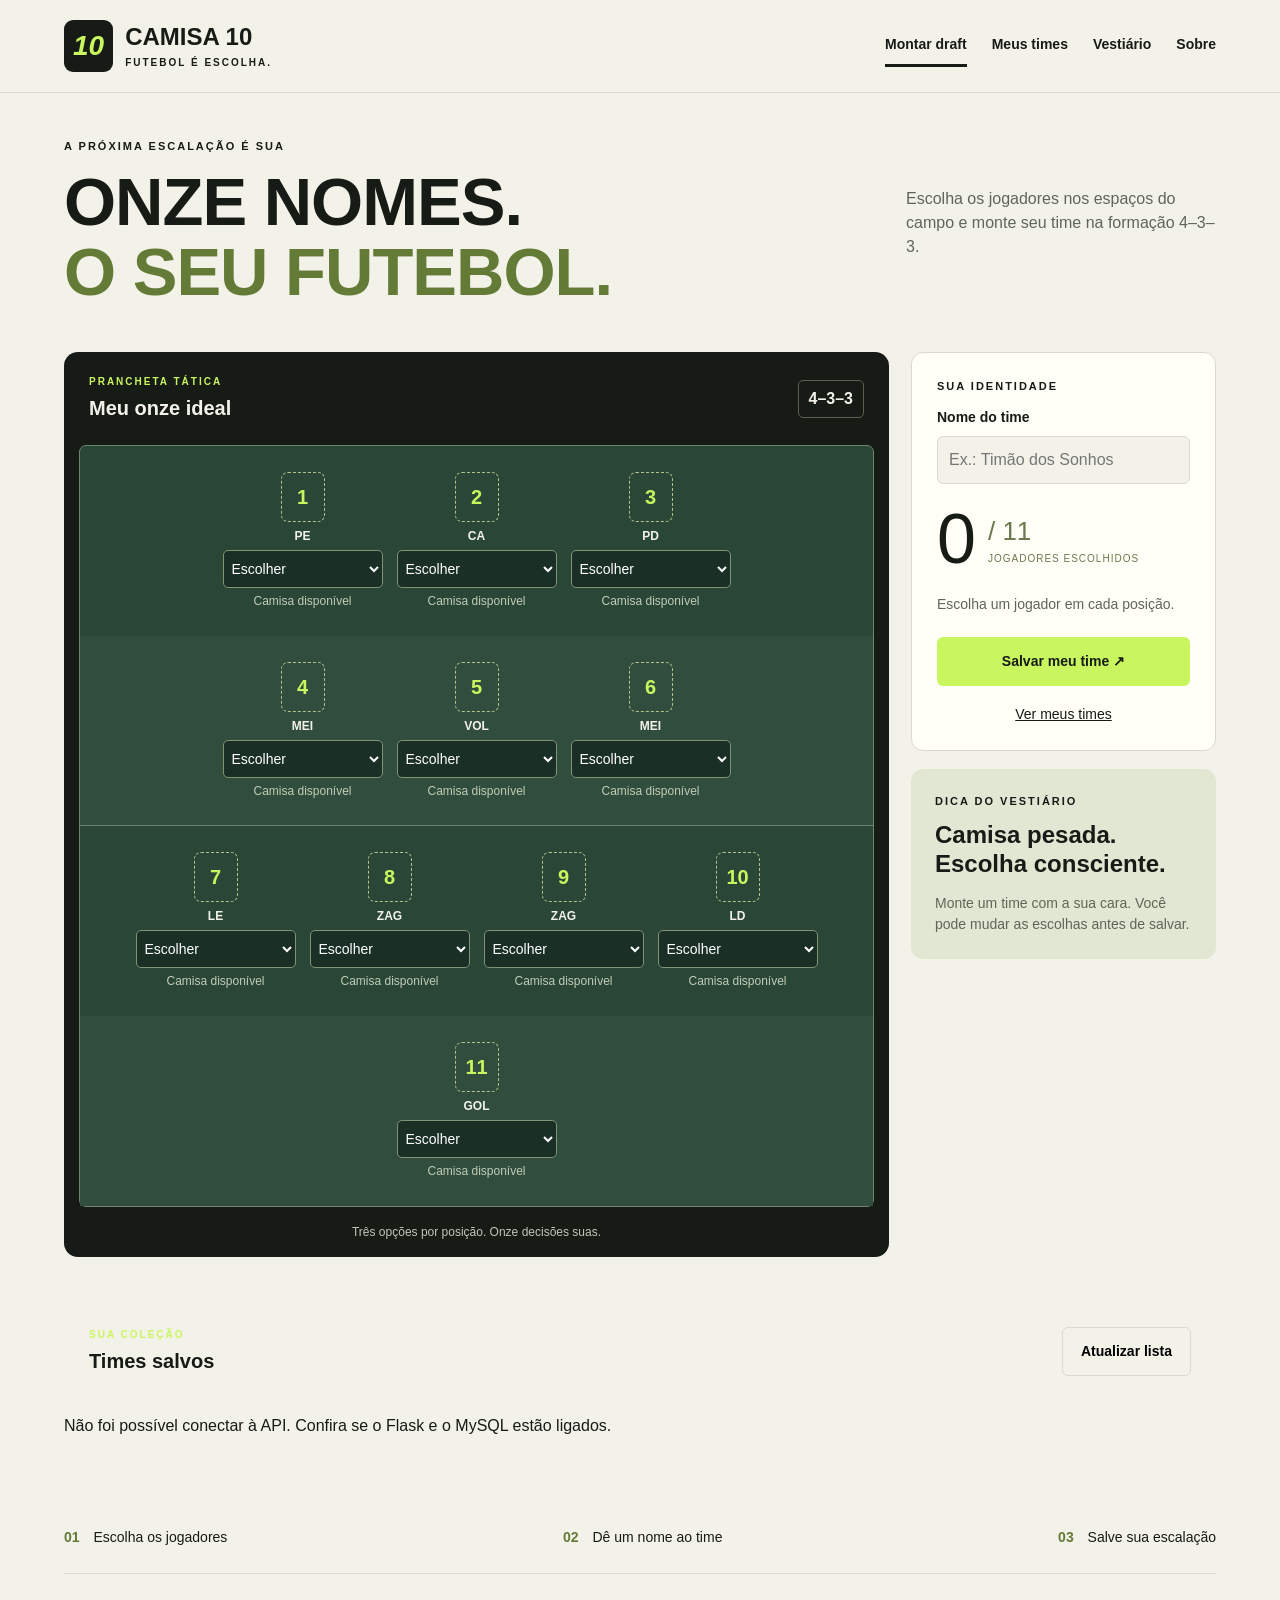
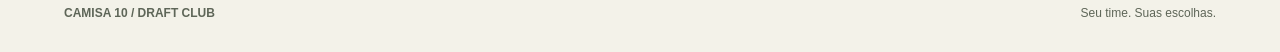
<file: index.html>
<!DOCTYPE html>
<html lang="pt-BR">
<head>
  <meta charset="UTF-8">
  <meta name="viewport" content="width=device-width, initial-scale=1.0">
  <title>Monte seu onze · Camisa 10</title>
  <link rel="stylesheet" href="css/style.css">
  <link rel="icon" href="img/icone.svg">
  <script src="js/script.js" defer></script>
</head>
<body>
<header class="cabecalho">
  <a class="marca" href="index.html"><span class="marca-numero">10</span><span>CAMISA 10<small>FUTEBOL É ESCOLHA.</small></span></a>
  <nav aria-label="Menu principal">
    <a class="atual" aria-current="page" href="index.html">Montar draft</a>
    <a href="index.html#times-api">Meus times</a>
    <a href="pages/vestiario.html">Vestiário</a>
    <a href="pages/sobre.html">Sobre</a>
  </nav>
</header>
<main>
<section class="abertura">
  <div><p class="etiqueta">A PRÓXIMA ESCALAÇÃO É SUA</p><h1>Onze nomes.<br><em>O seu futebol.</em></h1></div>
  <p class="descricao">Escolha os jogadores nos espaços do campo e monte seu time na formação 4–3–3.</p>
</section>
<form id="form-time" class="montagem">
  <section class="prancheta" aria-label="Campo e jogadores">
    <div class="topo-campo"><div><p class="etiqueta">PRANCHETA TÁTICA</p><h2 id="nome-no-campo">Meu onze ideal</h2></div><span class="esquema">4–3–3</span></div>
    <div class="campo">
      <div class="linha linha-0">
        <div class="posicao">
          <span class="numero">1</span>
          <label for="ponta_esquerda">PE</label>
          <select class="jogador" id="ponta_esquerda" name="ponta_esquerda" aria-label="Ponta esquerda" required>
            <option value="">Escolher</option>
            <option value="Vini Jr.">Vini Jr.</option>
            <option value="Neymar">Neymar</option>
            <option value="Rafael Leão">Rafael Leão</option>
          </select>
          <span class="nome-jogador">Camisa disponível</span>
        </div>
        <div class="posicao">
          <span class="numero">2</span>
          <label for="centroavante">CA</label>
          <select class="jogador" id="centroavante" name="centroavante" aria-label="Centroavante" required>
            <option value="">Escolher</option>
            <option value="Haaland">Haaland</option>
            <option value="Harry Kane">Harry Kane</option>
            <option value="Lautaro Martínez">Lautaro Martínez</option>
          </select>
          <span class="nome-jogador">Camisa disponível</span>
        </div>
        <div class="posicao">
          <span class="numero">3</span>
          <label for="ponta_direita">PD</label>
          <select class="jogador" id="ponta_direita" name="ponta_direita" aria-label="Ponta direita" required>
            <option value="">Escolher</option>
            <option value="Salah">Salah</option>
            <option value="Saka">Saka</option>
            <option value="Raphinha">Raphinha</option>
          </select>
          <span class="nome-jogador">Camisa disponível</span>
        </div>
      </div>
      <div class="linha linha-1">
        <div class="posicao">
          <span class="numero">4</span>
          <label for="meia_esquerda">MEI</label>
          <select class="jogador" id="meia_esquerda" name="meia_esquerda" aria-label="Meia pela esquerda" required>
            <option value="">Escolher</option>
            <option value="Bellingham">Bellingham</option>
            <option value="Pedri">Pedri</option>
            <option value="Musiala">Musiala</option>
          </select>
          <span class="nome-jogador">Camisa disponível</span>
        </div>
        <div class="posicao">
          <span class="numero">5</span>
          <label for="volante">VOL</label>
          <select class="jogador" id="volante" name="volante" aria-label="Volante" required>
            <option value="">Escolher</option>
            <option value="Rodri">Rodri</option>
            <option value="Casemiro">Casemiro</option>
            <option value="Declan Rice">Declan Rice</option>
          </select>
          <span class="nome-jogador">Camisa disponível</span>
        </div>
        <div class="posicao">
          <span class="numero">6</span>
          <label for="meia_direita">MEI</label>
          <select class="jogador" id="meia_direita" name="meia_direita" aria-label="Meia pela direita" required>
            <option value="">Escolher</option>
            <option value="De Bruyne">De Bruyne</option>
            <option value="Bruno Fernandes">Bruno Fernandes</option>
            <option value="Valverde">Valverde</option>
          </select>
          <span class="nome-jogador">Camisa disponível</span>
        </div>
      </div>
      <div class="linha linha-2">
        <div class="posicao">
          <span class="numero">7</span>
          <label for="lateral_esquerdo">LE</label>
          <select class="jogador" id="lateral_esquerdo" name="lateral_esquerdo" aria-label="Lateral esquerdo" required>
            <option value="">Escolher</option>
            <option value="Theo Hernández">Theo Hernández</option>
            <option value="Alphonso Davies">Alphonso Davies</option>
            <option value="Robertson">Robertson</option>
          </select>
          <span class="nome-jogador">Camisa disponível</span>
        </div>
        <div class="posicao">
          <span class="numero">8</span>
          <label for="zagueiro_esquerdo">ZAG</label>
          <select class="jogador" id="zagueiro_esquerdo" name="zagueiro_esquerdo" aria-label="Zagueiro pela esquerda" required>
            <option value="">Escolher</option>
            <option value="Van Dijk">Van Dijk</option>
            <option value="Gabriel Magalhães">Gabriel Magalhães</option>
            <option value="Bastoni">Bastoni</option>
          </select>
          <span class="nome-jogador">Camisa disponível</span>
        </div>
        <div class="posicao">
          <span class="numero">9</span>
          <label for="zagueiro_direito">ZAG</label>
          <select class="jogador" id="zagueiro_direito" name="zagueiro_direito" aria-label="Zagueiro pela direita" required>
            <option value="">Escolher</option>
            <option value="Marquinhos">Marquinhos</option>
            <option value="Rúben Dias">Rúben Dias</option>
            <option value="Saliba">Saliba</option>
          </select>
          <span class="nome-jogador">Camisa disponível</span>
        </div>
        <div class="posicao">
          <span class="numero">10</span>
          <label for="lateral_direito">LD</label>
          <select class="jogador" id="lateral_direito" name="lateral_direito" aria-label="Lateral direito" required>
            <option value="">Escolher</option>
            <option value="Hakimi">Hakimi</option>
            <option value="Carvajal">Carvajal</option>
            <option value="Alexander-Arnold">Alexander-Arnold</option>
          </select>
          <span class="nome-jogador">Camisa disponível</span>
        </div>
      </div>
      <div class="linha linha-3">
        <div class="posicao">
          <span class="numero">11</span>
          <label for="goleiro">GOL</label>
          <select class="jogador" id="goleiro" name="goleiro" aria-label="Goleiro" required>
            <option value="">Escolher</option>
            <option value="Alisson">Alisson</option>
            <option value="Ederson">Ederson</option>
            <option value="Courtois">Courtois</option>
          </select>
          <span class="nome-jogador">Camisa disponível</span>
        </div>
      </div>
    </div>
    <p class="base-campo">Três opções por posição. Onze decisões suas.</p>
  </section>
  <aside class="painel">
    <section class="cartao">
      <p class="etiqueta">SUA IDENTIDADE</p>
      <label for="nome">Nome do time</label>
      <input type="text" id="nome" name="nome" maxlength="60" placeholder="Ex.: Timão dos Sonhos" value="" required>
      <div class="placar"><span id="quantidade">0</span><span>/ 11<small>JOGADORES ESCOLHIDOS</small></span></div>
      <p class="aviso" id="situacao">Escolha um jogador em cada posição.</p>
      <button type="submit" class="botao principal">Salvar meu time ↗</button>
      <a class="link-painel" href="index.html#times-api">Ver meus times</a>
    </section>
    <section class="dica"><p class="etiqueta">DICA DO VESTIÁRIO</p><h2>Camisa pesada.<br>Escolha consciente.</h2><p>Monte um time com a sua cara. Você pode mudar as escolhas antes de salvar.</p></section>
  </aside>
</form>
<section class="times-api">
  <div class="topo-campo"><div><p class="etiqueta">SUA COLEÇÃO</p><h2>Times salvos</h2></div><button type="button" class="botao secundario" id="atualizar-times">Atualizar lista</button></div>
  <p id="mensagem-api" role="status">Carregando times...</p>
  <div id="lista-times-api" class="lista-times"></div>
</section>
<section class="passos"><p><b>01</b> Escolha os jogadores</p><p><b>02</b> Dê um nome ao time</p><p><b>03</b> Salve sua escalação</p></section></main>
<footer><strong>CAMISA 10 / DRAFT CLUB</strong><span>Seu time. Suas escolhas.</span></footer>
</body>
</html>
</file>
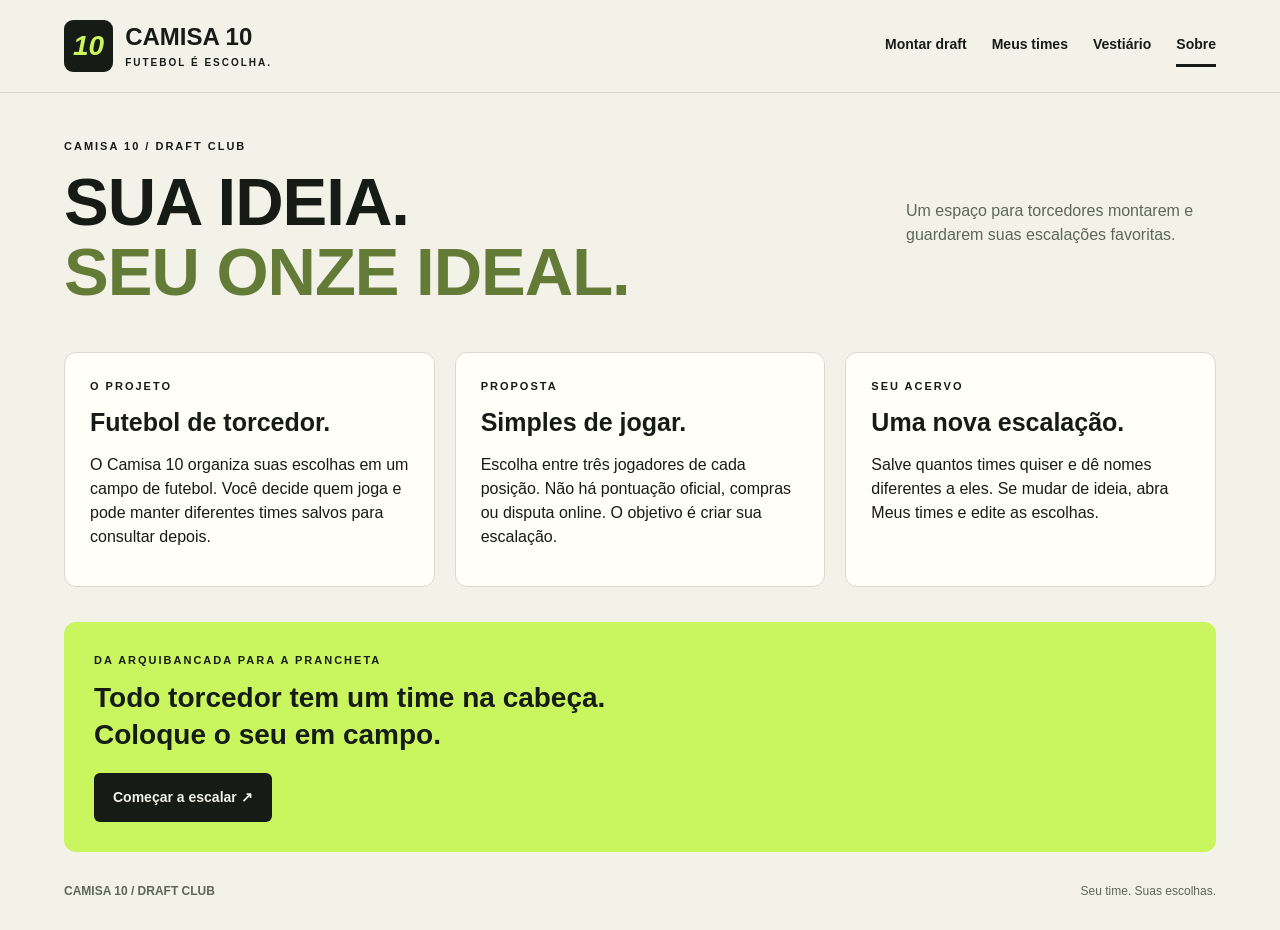
<file: pages/sobre.html>
<!DOCTYPE html>
<html lang="pt-BR">
<head>
  <meta charset="UTF-8">
  <meta name="viewport" content="width=device-width, initial-scale=1.0">
  <title>Sobre · Camisa 10</title>
  <link rel="stylesheet" href="../css/style.css">
  <link rel="icon" href="../img/icone.svg">
  <script src="../js/script.js" defer></script>
</head>
<body>
<header class="cabecalho">
  <a class="marca" href="../index.html"><span class="marca-numero">10</span><span>CAMISA 10<small>FUTEBOL É ESCOLHA.</small></span></a>
  <nav aria-label="Menu principal">
    <a href="../index.html">Montar draft</a>
    <a href="../index.html#times-api">Meus times</a>
    <a href="../pages/vestiario.html">Vestiário</a>
    <a class="atual" aria-current="page" href="../pages/sobre.html">Sobre</a>
  </nav>
</header>
<main>
<section class="abertura">
  <div><p class="etiqueta">CAMISA 10 / DRAFT CLUB</p><h1>Sua ideia.<br><em>Seu onze ideal.</em></h1></div>
  <p class="descricao">Um espaço para torcedores montarem e guardarem suas escalações favoritas.</p>
</section>
<section class="cartoes">
<article class="cartao"><p class="etiqueta">O PROJETO</p><h2>Futebol de torcedor.</h2><p>O Camisa 10 organiza suas escolhas em um campo de futebol. Você decide quem joga e pode manter diferentes times salvos para consultar depois.</p></article>
<article class="cartao"><p class="etiqueta">PROPOSTA</p><h2>Simples de jogar.</h2><p>Escolha entre três jogadores de cada posição. Não há pontuação oficial, compras ou disputa online. O objetivo é criar sua escalação.</p></article>
<article class="cartao"><p class="etiqueta">SEU ACERVO</p><h2>Uma nova escalação.</h2><p>Salve quantos times quiser e dê nomes diferentes a eles. Se mudar de ideia, abra Meus times e edite as escolhas.</p></article>
</section><section class="faixa"><p class="etiqueta">DA ARQUIBANCADA PARA A PRANCHETA</p><h2>Todo torcedor tem um time na cabeça.<br>Coloque o seu em campo.</h2><a class="botao escuro" href="../index.html">Começar a escalar ↗</a></section>
</main>
<footer><strong>CAMISA 10 / DRAFT CLUB</strong><span>Seu time. Suas escolhas.</span></footer>
</body>
</html>
</file>
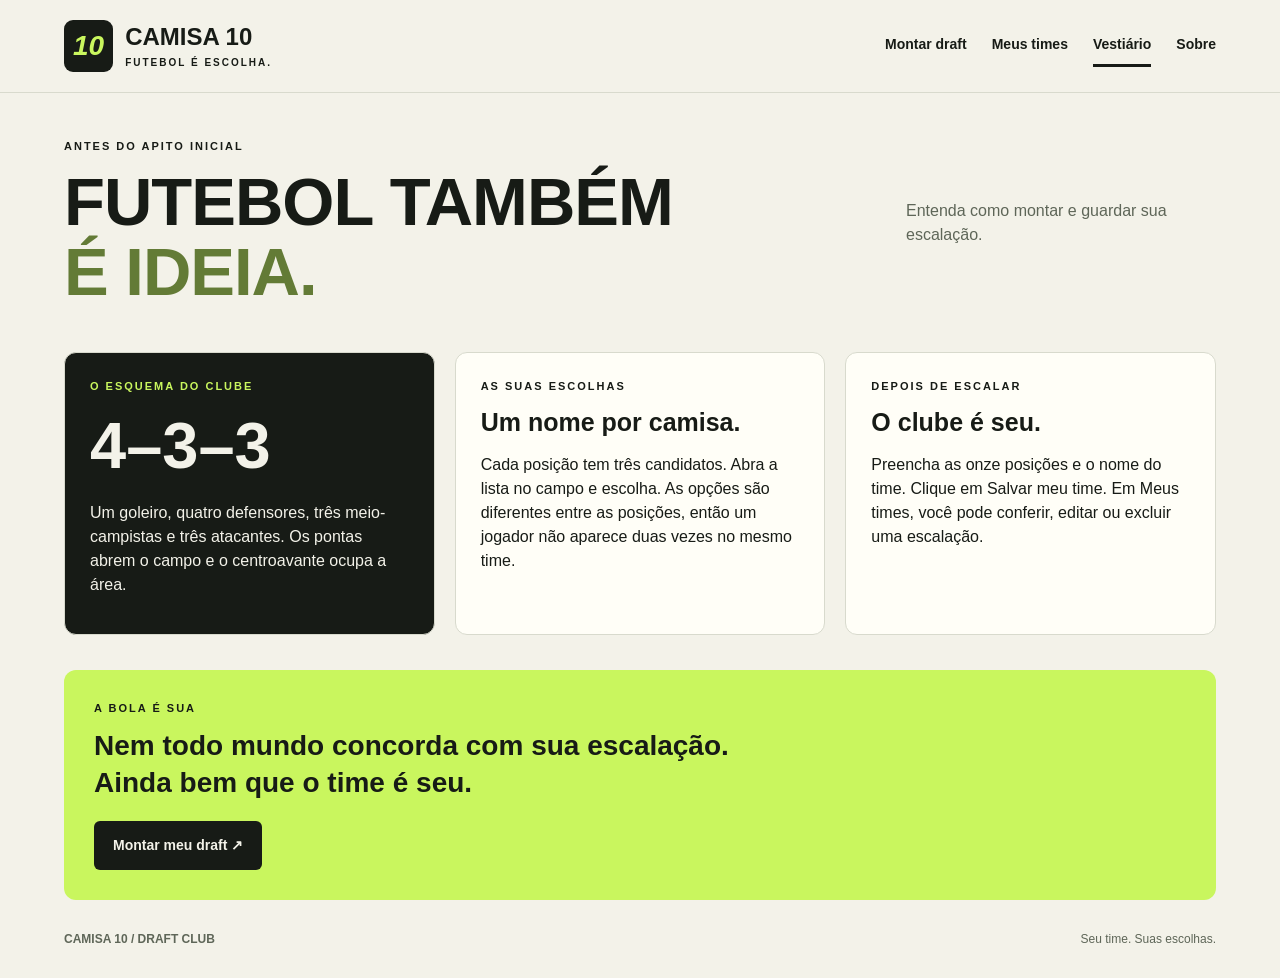
<file: pages/vestiario.html>
<!DOCTYPE html>
<html lang="pt-BR">
<head>
  <meta charset="UTF-8">
  <meta name="viewport" content="width=device-width, initial-scale=1.0">
  <title>Vestiário · Camisa 10</title>
  <link rel="stylesheet" href="../css/style.css">
  <link rel="icon" href="../img/icone.svg">
  <script src="../js/script.js" defer></script>
</head>
<body>
<header class="cabecalho">
  <a class="marca" href="../index.html"><span class="marca-numero">10</span><span>CAMISA 10<small>FUTEBOL É ESCOLHA.</small></span></a>
  <nav aria-label="Menu principal">
    <a href="../index.html">Montar draft</a>
    <a href="../index.html#times-api">Meus times</a>
    <a class="atual" aria-current="page" href="../pages/vestiario.html">Vestiário</a>
    <a href="../pages/sobre.html">Sobre</a>
  </nav>
</header>
<main>
<section class="abertura">
  <div><p class="etiqueta">ANTES DO APITO INICIAL</p><h1>Futebol também<br><em>é ideia.</em></h1></div>
  <p class="descricao">Entenda como montar e guardar sua escalação.</p>
</section>
<section class="cartoes">
<article class="cartao escuro"><p class="etiqueta">O ESQUEMA DO CLUBE</p><h2 class="grande">4–3–3</h2><p>Um goleiro, quatro defensores, três meio-campistas e três atacantes. Os pontas abrem o campo e o centroavante ocupa a área.</p></article>
<article class="cartao"><p class="etiqueta">AS SUAS ESCOLHAS</p><h2>Um nome por camisa.</h2><p>Cada posição tem três candidatos. Abra a lista no campo e escolha. As opções são diferentes entre as posições, então um jogador não aparece duas vezes no mesmo time.</p></article>
<article class="cartao"><p class="etiqueta">DEPOIS DE ESCALAR</p><h2>O clube é seu.</h2><p>Preencha as onze posições e o nome do time. Clique em Salvar meu time. Em Meus times, você pode conferir, editar ou excluir uma escalação.</p></article>
</section>
<section class="faixa"><p class="etiqueta">A BOLA É SUA</p><h2>Nem todo mundo concorda com sua escalação.<br>Ainda bem que o time é seu.</h2><a class="botao escuro" href="../index.html">Montar meu draft ↗</a></section>
</main>
<footer><strong>CAMISA 10 / DRAFT CLUB</strong><span>Seu time. Suas escolhas.</span></footer>
</body>
</html>
</file>
<file: css/style.css>
/* Identidade visual. Variáveis, Flexbox e media queries: seção 3 da apostila. */
:root {
  --papel: #f3f2e9;
  --tinta: #171b16;
  --verde: #c9f65e;
  --gramado: #294637;
  --borda: #d8dacd;
  --cinza: #5e6658;
}
* { box-sizing: border-box; }
body {
  margin: 0;
  font-family: Arial, Helvetica, sans-serif;
  font-size: 16px;
  line-height: 1.5;
  color: var(--tinta);
  background-color: var(--papel);
}
a { color: inherit; text-decoration: none; }
button, input, select { font: inherit; }
button { cursor: pointer; }
a:focus-visible, button:focus-visible, input:focus-visible, select:focus-visible {
  outline: 3px solid #819b46;
  outline-offset: 3px;
}
h1, h2, p { margin: 0; }
.cabecalho {
  padding: 20px 5%;
  border-bottom: 1px solid var(--borda);
  display: flex;
  flex-direction: column;
  gap: 20px;
}
.marca { display: flex; align-items: center; gap: 12px; font-size: 24px; font-weight: bold; line-height: 1; }
.marca-numero { background-color: var(--tinta); color: var(--verde); padding: 12px 9px; border-radius: 9px; font-size: 28px; font-style: italic; }
.marca small { display: block; font-size: 10px; letter-spacing: 2px; margin-top: 9px; }
nav { display: flex; justify-content: space-between; flex-wrap: wrap; gap: 12px; }
nav a { font-size: 14px; font-weight: bold; padding: 9px 0; border-bottom: 3px solid transparent; }
nav a:hover, nav .atual { border-bottom-color: var(--tinta); }
main { max-width: 1450px; margin: auto; padding: 0 5%; }
.abertura { display: flex; flex-direction: column; gap: 20px; padding: 35px 0; }
.etiqueta { font-size: 11px; letter-spacing: 2px; font-weight: bold; margin-bottom: 12px; }
h1 { font-family: Impact, 'Arial Narrow', Arial, sans-serif; text-transform: uppercase; font-size: 48px; line-height: 1.05; letter-spacing: -1px; }
h1 em { font-style: normal; color: #637b36; }
.descricao { color: var(--cinza); max-width: 310px; font-size: 16px; }
.montagem { display: flex; flex-direction: column; gap: 22px; }
.prancheta { background-color: var(--tinta); color: var(--papel); border-radius: 14px; overflow: hidden; min-width: 0; }
.topo-campo { display: flex; align-items: center; justify-content: space-between; gap: 15px; padding: 20px 15px; }
.topo-campo .etiqueta { color: var(--verde); font-size: 10px; margin-bottom: 4px; }
.topo-campo h2 { font-size: 20px; overflow-wrap: anywhere; }
.esquema { padding: 6px 10px; border: 1px solid #59604f; border-radius: 5px; font-weight: bold; white-space: nowrap; }
.campo { margin: 0 8px; background-color: var(--gramado); border: 1px solid #70836d; border-radius: 7px; }
.linha { display: flex; justify-content: center; align-items: flex-start; gap: 5px; padding: 23px 5px; }
.linha-1, .linha-3 { background-color: #304d3e; }
.linha-1 { border-bottom: 1px solid #70836d; }
.posicao { flex: 1; min-width: 0; max-width: 160px; text-align: center; }
.numero { display: block; width: 36px; margin: 0 auto 5px; padding: 7px 0; border: 1px dashed #b1c28b; border-radius: 7px; color: var(--verde); font-weight: bold; font-size: 20px; }
.posicao label { display: block; font-size: 12px; font-weight: bold; margin-bottom: 5px; }
.posicao select { width: 100%; min-width: 0; padding: 7px 2px; font-size: 11px; border: 1px solid #819374; background-color: #1a3026; color: white; border-radius: 5px; }
.nome-jogador { display: block; font-size: 10px; line-height: 1.3; margin-top: 6px; color: #c1cdb6; overflow-wrap: anywhere; }
.escalado { color: var(--verde); font-weight: bold; }
.base-campo { text-align: center; color: #c1c6b8; padding: 16px; font-size: 12px; }
.painel { display: flex; flex-direction: column; gap: 18px; }
.cartao { background-color: #fffef7; border: 1px solid var(--borda); padding: 25px; border-radius: 12px; }
.cartao h2 { font-size: 25px; line-height: 1.2; margin-bottom: 16px; }
.cartao p { margin-bottom: 12px; }
.cartao label { display: block; font-size: 14px; font-weight: bold; }
.cartao input { width: 100%; padding: 11px; margin-top: 8px; border: 1px solid var(--borda); border-radius: 6px; background-color: var(--papel); }
.placar { display: flex; align-items: center; gap: 12px; padding: 20px 0; }
.placar > span:first-child { font-family: Impact, Arial, sans-serif; font-size: 70px; line-height: 1; }
.placar > span:last-child { font-size: 26px; color: #6b784e; }
.placar small { display: block; font-size: 10px; letter-spacing: 1px; }
.aviso { color: var(--cinza); font-size: 14px; }
.botao { display: inline-block; text-align: center; font-size: 14px; font-weight: bold; border: 1px solid transparent; padding: 13px 18px; border-radius: 6px; }
.principal { background-color: var(--verde); color: var(--tinta); width: 100%; margin-top: 10px; }
.botao:hover { background-color: #b4d985; color: var(--tinta); }
.link-painel { display: block; text-align: center; text-decoration: underline; font-size: 14px; margin-top: 18px; }
.dica { padding: 24px; background-color: #e2e7d4; border-radius: 12px; }
.dica h2 { font-size: 24px; line-height: 1.2; margin-bottom: 14px; }
.dica > p:last-child { color: var(--cinza); font-size: 14px; }
.passos { display: flex; flex-direction: column; gap: 12px; padding: 25px 0; border-bottom: 1px solid var(--borda); font-size: 14px; }
.passos b { color: #637b36; margin-right: 10px; }
footer { display: flex; flex-direction: column; gap: 10px; padding: 30px 5%; font-size: 12px; color: var(--cinza); }
.cartoes { display: flex; flex-direction: column; gap: 20px; }
.escuro { background-color: var(--tinta); color: var(--papel); }
.escuro .etiqueta { color: var(--verde); }
.cartao .grande { font-family: Impact, Arial, sans-serif; font-size: 65px; }
.faixa { background-color: var(--verde); padding: 30px; border-radius: 12px; margin-top: 35px; }
.faixa h2 { font-size: 28px; line-height: 1.3; margin-bottom: 20px; }
.lista-times { display: flex; flex-wrap: wrap; gap: 22px; }
.time-salvo { width: 100%; min-width: 0; }
.time-salvo h2 { overflow-wrap: anywhere; }
.time-salvo ul { list-style: none; padding: 0; margin: 20px 0; }
.time-salvo li { font-size: 14px; padding: 6px 0; border-bottom: 1px solid var(--borda); }
.time-salvo li span { color: var(--cinza); display: inline-block; width: 42px; font-size: 12px; }
.acoes { display: flex; flex-wrap: wrap; gap: 12px; align-items: center; margin-top: 20px; }
.secundario { border-color: var(--borda); background-color: transparent; }
.perigo { background-color: #8d3d32; color: white; }
.mensagem { max-width: 700px; margin: 45px auto; }
.mensagem p { margin: 15px 0; }
/* Mobile first: a base é para celular; as regras abaixo ampliam o layout. */
@media (min-width: 768px) {
  .cabecalho { flex-direction: row; justify-content: space-between; align-items: center; }
  nav { gap: 25px; }
  .abertura { flex-direction: row; justify-content: space-between; align-items: center; padding: 45px 0; }
  h1 { font-size: 67px; }
  .linha { padding: 26px 15px; gap: 14px; }
  .posicao select { font-size: 14px; padding: 9px 4px; }
  .nome-jogador { font-size: 12px; }
  .numero { width: 44px; padding: 9px 0; }
  .painel { flex-direction: row; }
  .painel > section { flex: 1; }
  .passos, footer { flex-direction: row; justify-content: space-between; }
  .cartoes { flex-direction: row; }
  .cartoes > article { flex: 1; }
  .time-salvo { width: 47%; }
}
@media (min-width: 1100px) {
  .montagem { flex-direction: row; align-items: flex-start; }
  .prancheta { flex: 1; }
  .painel { width: 305px; flex-direction: column; }
  .topo-campo { padding: 22px 25px; }
  .campo { margin: 0 15px; }
  .time-salvo { width: 31%; }
}


/* Lista dinâmica alimentada pela API Flask */
.times-api {
  margin: 3rem 0;
}
.times-api .topo-campo {
  display: flex;
  align-items: center;
  justify-content: space-between;
  gap: 1rem;
  margin-bottom: 1rem;
}
#lista-times-api {
  display: grid;
  grid-template-columns: repeat(auto-fit, minmax(250px, 1fr));
  gap: 1rem;
}
#lista-times-api .cartao {
  padding: 1.25rem;
  min-width: 0;
}
#lista-times-api h3 {
  margin: .5rem 0 1rem;
}
#lista-times-api ul {
  list-style: none;
  padding: 0;
  margin: 0;
}
#lista-times-api li {
  display: flex;
  gap: .75rem;
  padding: .4rem 0;
  border-bottom: 1px solid rgba(255,255,255,.1);
}
#lista-times-api li span {
  min-width: 2.5rem;
  font-weight: 700;
}
#mensagem-api {
  margin: 1rem 0;
}
button:disabled {
  opacity: .6;
  cursor: wait;
}
</file>
